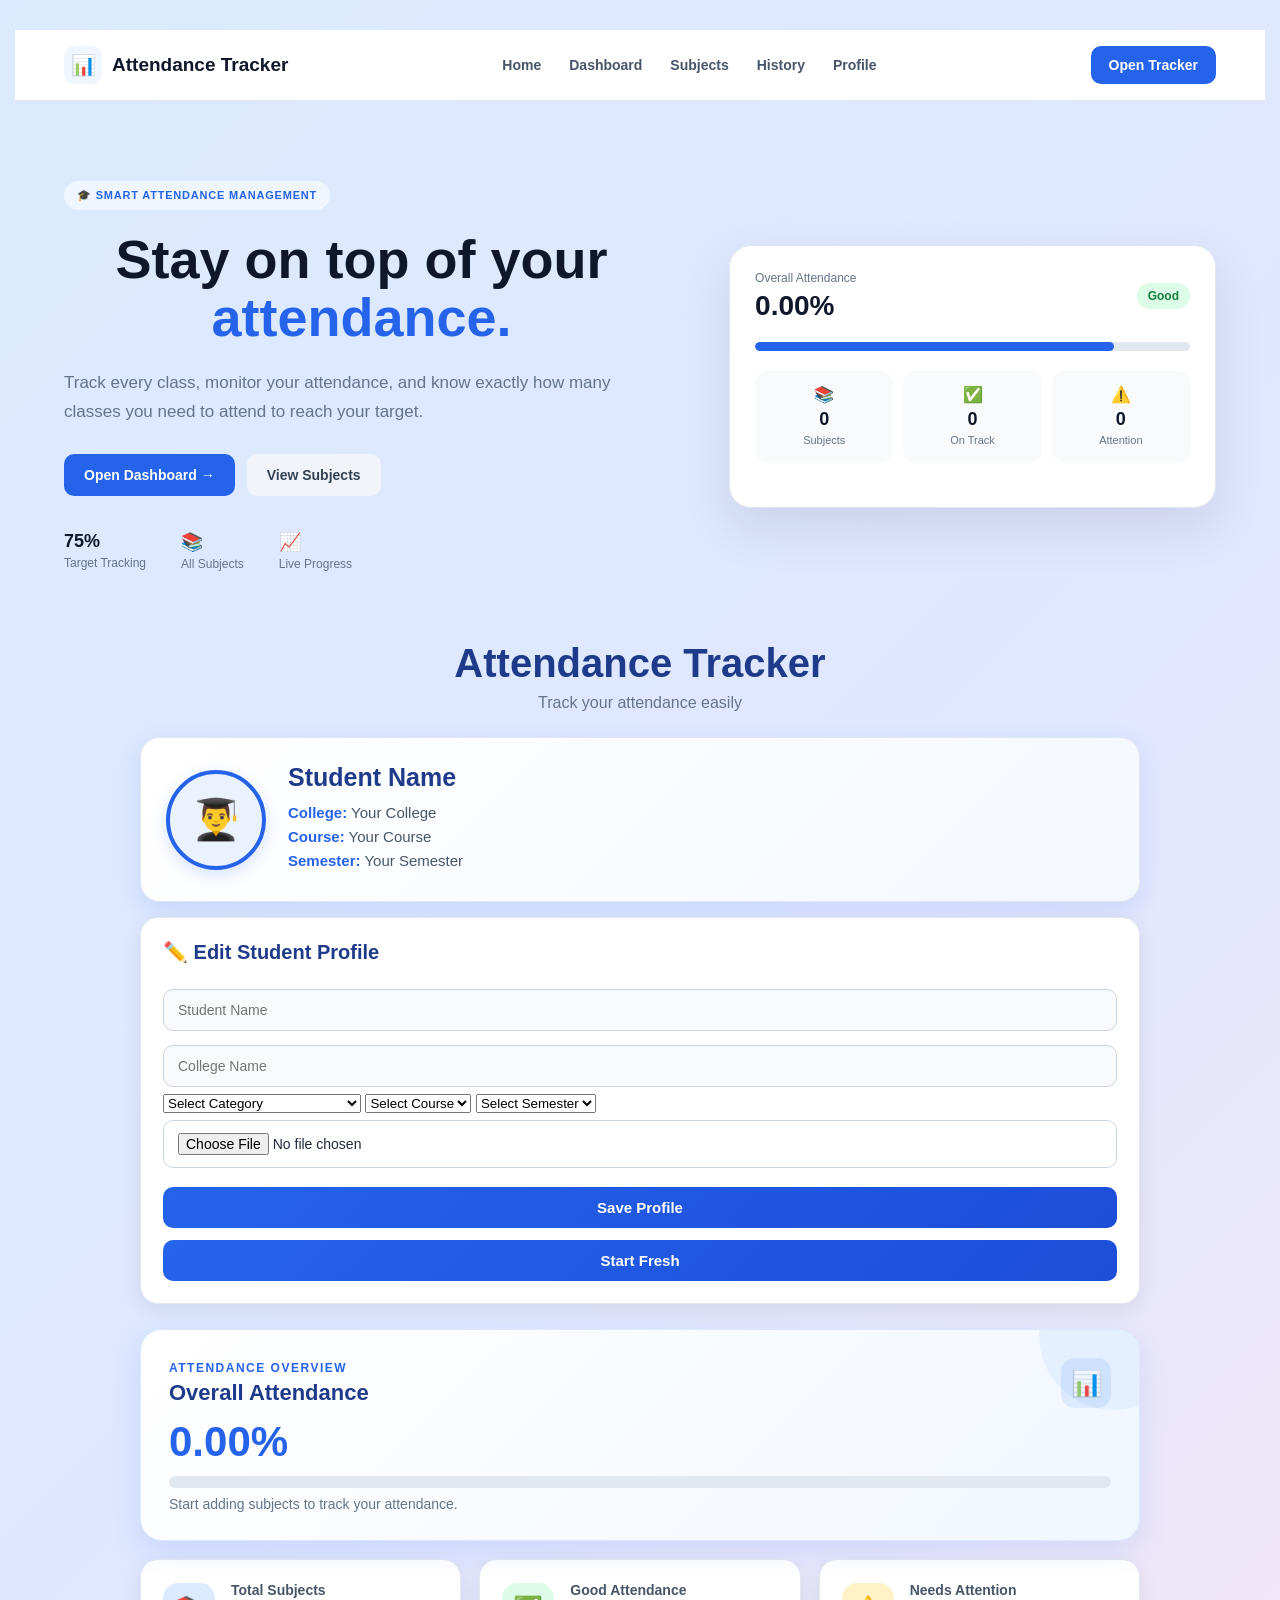
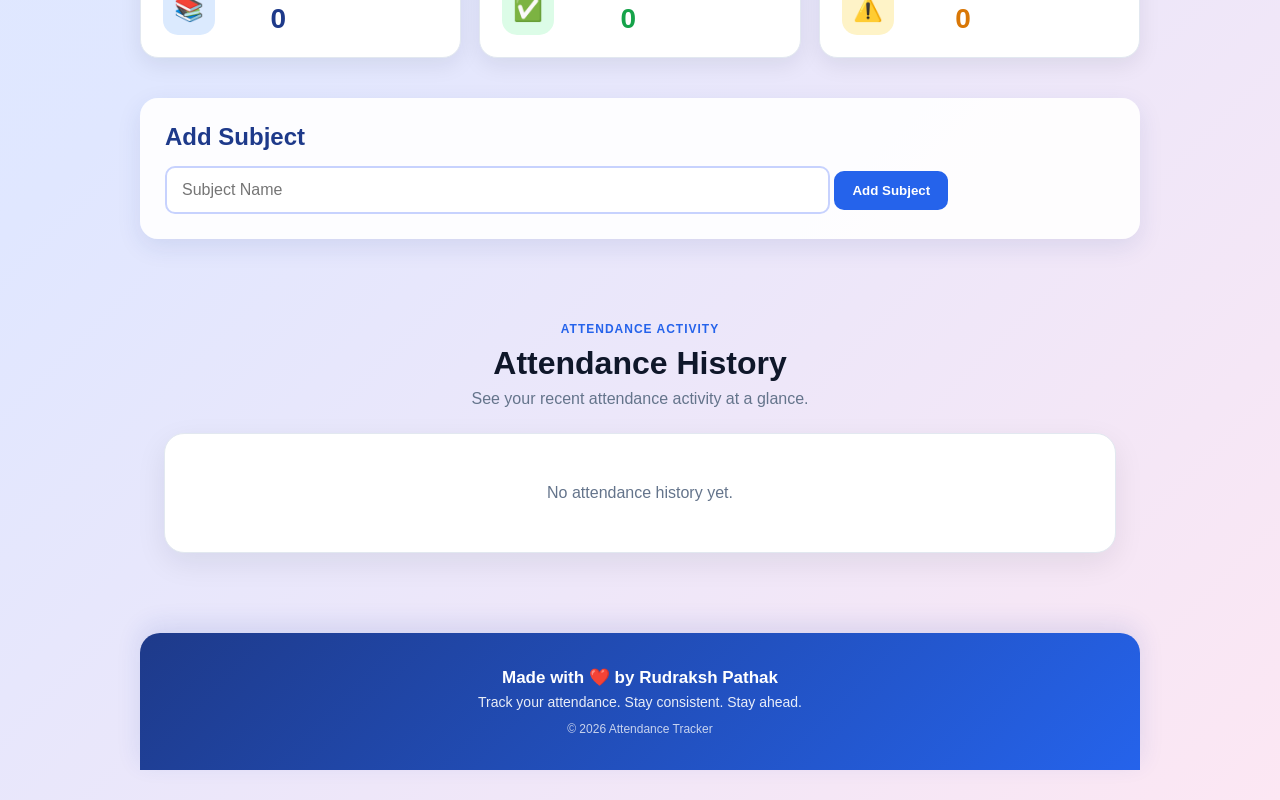
<file: index.html>
<!DOCTYPE html>
<html lang="en">
<head>
<meta charset="UTF-8">
<meta name="viewport" content="width=device-width, initial-scale=1.0">
<title>Attendence Tracker</title>

<link rel="stylesheet" href="style.css">
</head>

<body>
    <!-- ================= PROFESSIONAL NAVBAR ================= -->

<header class="site-header">
    <nav class="navbar">

        <a href="#home" class="brand">
            <span class="brand-icon">📊</span>
            <span>Attendance Tracker</span>
        </a>

        <div class="nav-links">
            <a href="#home">Home</a>
            <a href="#dashboard">Dashboard</a>
            <a href="#subjects">Subjects</a>
            <a href="#history">History</a>
            <a href="#profile">Profile</a>
        </div>

        <a href="#dashboard" class="nav-cta">
            Open Tracker
        </a>

    </nav>
</header>


<!-- ================= HERO SECTION ================= -->

<section class="hero-section" id="home">

    <div class="hero-content">

        <span class="hero-badge">
            🎓 SMART ATTENDANCE MANAGEMENT
        </span>

        <h1>
            Stay on top of your
            <span>attendance.</span>
        </h1>

        <p>
            Track every class, monitor your attendance,
            and know exactly how many classes you need
            to attend to reach your target.
        </p>

        <div class="hero-actions">

            <a href="#dashboard" class="hero-btn primary">
                Open Dashboard →
            </a>

            <a href="#subjects" class="hero-btn secondary">
                View Subjects
            </a>

        </div>

        <div class="hero-features">

            <div>
                <strong>75%</strong>
                <span>Target Tracking</span>
            </div>

            <div>
                <strong>📚</strong>
                <span>All Subjects</span>
            </div>

            <div>
                <strong>📈</strong>
                <span>Live Progress</span>
            </div>

        </div>

    </div>


    <!-- HERO PREVIEW CARD -->

    <div class="hero-preview">

        <div class="preview-top">
            <div>
                <small>Overall Attendance</small>
                <h2 id="heroOverall">0.00%</h2>
            </div>

            <span class="preview-status">Good</span>
        </div>

        <div class="preview-progress">
            <div class="preview-progress-fill"></div>
        </div>

        <div class="preview-stats">

            <div>
                <span>📚</span>
                <strong id="heroSubjects">0</strong>
                <small>Subjects</small>
            </div>

            <div>
                <span>✅</span>
                <strong id="heroGood">0</strong>
                <small>On Track</small>
            </div>

            <div>
                <span>⚠️</span>
                <strong id="heroAttention">0</strong>
                <small>Attention</small>
            </div>

        </div>

        

       

    </div>

</section>
    <div class="container">
        <h1>Attendance Tracker</h1>
        <p class="subtitle">Track your attendance easily</p>
        <div class="student-profile" id="profile"> 

    <div class="profile-icon" id="profilePreview">
        👨‍🎓
    </div>

    <div class="student-info">
        <h2 id="displayName">Student Name</h2>

        <p>
            <strong>College:</strong>
            <span id="displayCollege">Your College</span>
        </p>

        <p>
            <strong>Course:</strong>
            <span id="displayCourse">Your Course</span>
        </p>

        <p>
            <strong>Semester:</strong>
            <span id="displaySemester">Your Semester</span>
        </p>

<p id="displayBranchRow"><strong>Branch:</strong> <span id="displayBranch"></span></p>
    </div>

</div>

<div class="profile-form">

    <h3>✏️ Edit Student Profile</h3>

    <input type="text" id="studentName" placeholder="Student Name">

    <input type="text" id="collegeName" placeholder="College Name">

<select id="courseCategory" onchange="loadCourses()">
    <option value="">Select Category</option>
    <option value="engineering">Engineering & Technology</option>
    <option value="computer">Computer & IT</option>
    <option value="management">Management</option>
    <option value="commerce">Commerce</option>
    <option value="medical">Medical & Healthcare</option>
    <option value="science">Pure Science</option>
    <option value="humanities">Humanities</option>
    <option value="general">General Degrees</option>
    <option value="design">Design & Architecture</option>
    <option value="education">Teaching & Education</option>
    <option value="law">Law</option>
    <option value="agriculture">Agriculture</option>
    <option value="media">Media & Journalism</option>
    <option value="hotel">Hotel Management & Tourism</option>
</select>

<select id="courseName" onchange="toggleBranch()">
    <option value="">Select Course</option>
</select>

<div id="branchContainer" style="display: none;">
    <select id="branchName">
        <option value="">Select Branch / Specialization</option>
    </select>
</div>

<select id="semesterName">
    <option value="">Select Semester</option>
    <option value="I">I Semester</option>
    <option value="II">II Semester</option>
    <option value="III">III Semester</option>
    <option value="IV">IV Semester</option>
    <option value="V">V Semester</option>
    <option value="VI">VI Semester</option>
    <option value="VII">VII Semester</option>
    <option value="VIII">VIII Semester</option>
</select>
    <input type="file" id="profilePhoto" accept="image/*">

    <button onclick="saveProfile()">Save Profile</button>
    <button onclick="startFresh()">Start Fresh</button>

</div>
      <!-- Attendance Dashboard -->
<div class="attendance-dashboard" id="dashboard">
    <div class="overall-box">
        <div class="overall-header">
            <div>
                <span class="dashboard-label">ATTENDANCE OVERVIEW</span>
                <h2>Overall Attendance</h2>
            </div>
            <div class="attendance-icon">📊</div>
        </div>

        <div class="overall-percentage" id="overallAttendance">0%</div>

        <div class="attendance-progress">
            <div class="attendance-progress-fill" id="overallProgress"></div>
        </div>

        <p class="attendance-status" id="overallStatus">
            Start adding subjects to track your attendance.
        </p>
    </div>

    <div class="dashboard-grid">

        <div class="dashboard-card subjects-card">
            <div class="card-icon">📚</div>
            <div>
                <h3>Total Subjects</h3>
                <p id="totalSubjects">0</p>
            </div>
        </div>

        <div class="dashboard-card good-card">
            <div class="card-icon">✅</div>
            <div>
                <h3>Good Attendance</h3>
                <p id="goodSubjects">0</p>
            </div>
        </div>

        <div class="dashboard-card warning-card">
            <div class="card-icon">⚠️</div>
            <div>
                <h3>Needs Attention</h3>
                <p id="lowSubjects">0</p>
            </div>
        </div>

    </div>

</div>
<div class="add-subject" id="subjects">
    <h2>Add Subject</h2>

    <input type="text" id="subjectName" placeholder="Subject Name">
    <button onclick="addSubject()">Add Subject</button>
    </div>

    <div id="subjectsContainer">
        <!--Subjects will appear here-->
    </div>


<!-- ================= ATTENDANCE HISTORY ================= -->

<section class="history-section" id="history">

    <div class="history-header">
        <span class="section-label">ATTENDANCE ACTIVITY</span>
        <h2>Attendance History</h2>
        <p>See your recent attendance activity at a glance.</p>
    </div>

    <div class="history-card">

        <div id="historyContainer">
            <p class="no-history">
                No attendance history yet.
            </p>
        </div>

    </div>

</section>

<footer class="site-footer">
    <p>Made with ❤️ by Rudraksh Pathak</p>
    <p>Track your attendance. Stay consistent. Stay ahead.</p>
    <p>© 2026 Attendance Tracker</p>
</footer>
    <script src="script.js"></script>

</body>
</html>
</file>
<file: style.css>
* {
    box-sizing: border-box;
    margin: 0;
    padding: 0;
}

body {
    font-family: Arial, sans-serif;
    min-height: 100vh;
    background: linear-gradient(135deg, #dbeafe, #e0e7ff, #fce7f3);
    color: #1e293b;
    padding: 30px 15px;
}

.container {
    width: 100%;
    max-width: 1000px;
    margin: 0 auto;
}

/* Heading */
h1 {
    text-align: center;
    color: #1e3a8a;
    font-size: 40px;
    margin-bottom: 8px;
}

.subtitle {
    text-align: center;
    color: #64748b;
    margin-bottom: 25px;
}

/* Overall attendance */
/* Overall Attendance */
.overall-box {
    background: linear-gradient(135deg, #ffffff, #eff6ff);
    padding: 30px;
    border-radius: 24px;
    text-align: center;
    box-shadow: 0 12px 35px rgba(30, 64, 175, 0.12);
    margin-bottom: 20px;
    border: 1px solid rgba(59, 130, 246, 0.12);
    position: relative;
    overflow: hidden;
}

.overall-box::before {
    content: "";
    position: absolute;
    width: 150px;
    height: 150px;
    background: rgba(59, 130, 246, 0.08);
    border-radius: 50%;
    top: -70px;
    right: -50px;
}

.overall-box h2 {
    color: #1e3a8a;
    margin-bottom: 12px;
    font-size: 24px;
}

#overallAttendance {
    font-size: 42px;
    font-weight: 800;
    color: #2563eb;
    margin: 10px 0;
}

.overall-box p {
    color: #64748b;
    font-size: 14px;
    margin-top: 8px;
}

#overallAttendance {
    font-size: 42px;
    font-weight: bold;
    color: #2563eb;
}

/* Dashboard Cards */
.dashboard-card {
    background: linear-gradient(145deg, #ffffff, #f8fbff);
    padding: 22px;
    border-radius: 20px;
    text-align: center;
    box-shadow: 0 10px 28px rgba(30, 64, 175, 0.10);
    margin-bottom: 15px;
    border: 1px solid rgba(59, 130, 246, 0.10);
    transition: transform 0.25s ease, box-shadow 0.25s ease;
}

.dashboard-card:hover {
    transform: translateY(-4px);
    box-shadow: 0 15px 35px rgba(30, 64, 175, 0.16);
}

.dashboard-card h3 {
    color: #334155;
    margin-bottom: 8px;
    font-size: 16px;
    font-weight: 600;
}

.dashboard-card p {
    font-size: 30px;
    font-weight: 800;
    color: #2563eb;
    margin: 0;
}


/* Add Subject */
.add-subject {
    background: rgba(255, 255, 255, 0.92);
    padding: 25px;
    border-radius: 18px;
    box-shadow: 0 8px 25px rgba(30, 58, 138, 0.1);
    margin: 25px 0;
}

.add-subject h2 {
    color: #1e3a8a;
    margin-bottom: 15px;
}

#subjectName {
    width: 70%;
    padding: 13px 15px;
    border: 2px solid #c7d2fe;
    border-radius: 10px;
    font-size: 16px;
    outline: none;
}

#subjectName:focus {
    border-color: #6366f1;
}

/* Buttons */
button {
    border: none;
    padding: 12px 18px;
    border-radius: 10px;
    cursor: pointer;
    font-weight: bold;
    color: white;
    background: #2563eb;
    transition: 0.2s;
}

button:hover {
    transform: translateY(-2px);
    box-shadow: 0 5px 15px rgba(0, 0, 0, 0.15);
}

/* Subject cards created by JavaScript */
/* Subject Cards */
.subject-card {
    background: linear-gradient(145deg, #ffffff, #f8fbff);
    padding: 25px;
    margin: 20px 0;
    border-radius: 22px;
    border: 1px solid rgba(59, 130, 246, 0.12);
    box-shadow: 0 10px 30px rgba(30, 64, 175, 0.10);
    transition: transform 0.25s ease, box-shadow 0.25s ease;
}

.subject-card:hover {
    transform: translateY(-3px);
    box-shadow: 0 15px 35px rgba(30, 64, 175, 0.15);
}

.subject-card h3 {
    color: #1e3a8a;
    font-size: 22px;
    margin-bottom: 10px;
}

.subject-card h2 {
    color: #2563eb;
    font-size: 30px;
    font-weight: 800;
    margin-bottom: 10px;
}
/* Progress bar */
/* Attendance Progress Bar */
.progress-bar {
    width: 100%;
    height: 12px;
    background: #e2e8f0;
    border-radius: 50px;
    overflow: hidden;
    margin: 14px 0 18px;
    box-shadow: inset 0 1px 3px rgba(15, 23, 42, 0.08);
}
.progress-fill {
    height: 100%;
    border-radius: 20px;
    transition: width 0.4s ease;
}

/* History */
.history {
    background: #f8fafc;
    padding: 15px;
    border-radius: 12px;
    margin-top: 15px;
}

.history p {
    margin: 6px 0;
}

/* Subject Action Buttons */
.subject-card button {
    margin: 8px 8px 0 0;
    padding: 10px 18px;
    border: none;
    border-radius: 10px;
    font-size: 14px;
    font-weight: 700;
    cursor: pointer;
    transition: all 0.2s ease;
    color: white;
}

.subject-card button:hover {
    transform: translateY(-2px);
    box-shadow: 0 6px 14px rgba(15, 23, 42, 0.15);
}

.subject-card button:active {
    transform: translateY(0);
}

/* Present */
.subject-card button:nth-of-type(1) {
    background: #22c55e;
}

.subject-card button:nth-of-type(1):hover {
    background: #16a34a;
}

/* Absent */
.subject-card button:nth-of-type(2) {
    background: #ef4444;
}

.subject-card button:nth-of-type(2):hover {
    background: #dc2626;
}

/* Delete */
.subject-card button:nth-of-type(3) {
    background: #3b82f6;
}

.subject-card button:nth-of-type(3):hover {
    background: #2563eb;
}

/* Mobile */
@media (max-width: 600px) {

    body {
        padding: 15px 10px;
    }

    h1 {
        font-size: 30px;
    }

    #subjectName {
        width: 100%;
        margin-bottom: 10px;
    }

    .add-subject button {
        width: 100%;
    }

    .dashboard-card {
        padding: 18px;
    }

    .subject-card {
        padding: 18px;
    }
}
/* Student Profile */
.student-profile {
    background: rgba(255, 255, 255, 0.92);
    padding: 22px;
    margin: 20px 0;
    border-radius: 18px;
    box-shadow: 0 8px 25px rgba(30, 58, 138, 0.12);
    display: flex;
    align-items: center;
    gap: 20px;
    border-left: 6px solid #2563eb;
}

.profile-icon {
    width: 65px;
    height: 65px;
    border-radius: 50%;
    background: #2563eb;
    display: flex;
    align-items: center;
    justify-content: center;
    font-size: 32px;
    flex-shrink: 0;
}

.student-info {
    text-align: left;
}

.student-info h2 {
    margin: 0 0 10px;
    color: #1e3a8a;
    font-size: 24px;
}

.student-info p {
    margin: 5px 0;
    color: #334155;
    font-size: 16px;
}

.student-info strong {
    color: #2563eb;
}

/* Mobile */
@media (max-width: 600px) {
    .student-profile {
        padding: 18px;
        gap: 14px;
    }

    .profile-icon {
        width: 55px;
        height: 55px;
        font-size: 27px;
    }

    .student-info h2 {
        font-size: 20px;
    }

    .student-info p {
        font-size: 14px;
    }
}
/* ===== FINAL STUDENT PROFILE DESIGN ===== */

.student-profile {
    background: linear-gradient(135deg, #ffffff, #f4f8ff);
    padding: 25px;
    margin: 20px 0 15px;
    border-radius: 20px;
    box-shadow: 0 8px 25px rgba(37, 99, 235, 0.12);
    display: flex;
    align-items: center;
    gap: 22px;
    border: 1px solid #e2e8f0;
}

.profile-icon {
    width: 100px;
    height: 100px;
    min-width: 100px;
    border-radius: 50%;
    background: #eaf2ff;
    display: flex;
    align-items: center;
    justify-content: center;
    overflow: hidden;
    border: 4px solid #2563eb;
    box-shadow: 0 5px 15px rgba(37, 99, 235, 0.18);
    font-size: 40px;
}

.profile-icon img {
    width: 100%;
    height: 100%;
    object-fit: cover;
    display: block;
}

.student-info {
    text-align: left;
}

.student-info h2 {
    margin: 0 0 12px;
    color: #1e3a8a;
    font-size: 25px;
}

.student-info p {
    margin: 7px 0;
    color: #475569;
    font-size: 15px;
}

.student-info strong {
    color: #2563eb;
}


/* ===== EDIT PROFILE CARD ===== */

.profile-form {
    background: #ffffff;
    padding: 22px;
    margin: 15px 0 25px;
    border-radius: 18px;
    box-shadow: 0 6px 20px rgba(15, 23, 42, 0.08);
    border: 1px solid #e2e8f0;
}

.profile-form h3 {
    margin: 0 0 18px;
    color: #1e3a8a;
    font-size: 20px;
}

.profile-form input {
    width: 100%;
    box-sizing: border-box;
    padding: 12px 14px;
    margin: 7px 0;
    border: 1px solid #cbd5e1;
    border-radius: 10px;
    font-size: 14px;
    outline: none;
    background: #f8fafc;
}

.profile-form input:focus {
    border-color: #2563eb;
    background: #ffffff;
    box-shadow: 0 0 0 3px rgba(37, 99, 235, 0.10);
}

.profile-form input[type="file"] {
    background: #ffffff;
    cursor: pointer;
}

.profile-form button {
    width: 100%;
    margin-top: 12px;
    padding: 12px;
    border: none;
    border-radius: 10px;
    background: linear-gradient(135deg, #2563eb, #1d4ed8);
    color: white;
    font-size: 15px;
    font-weight: 600;
    cursor: pointer;
    transition: 0.2s;
}

.profile-form button:hover {
    transform: translateY(-1px);
    box-shadow: 0 6px 15px rgba(37, 99, 235, 0.25);
}


/* ===== MOBILE ===== */

@media (max-width: 600px) {

    .student-profile {
        padding: 18px;
        gap: 15px;
    }

    .profile-icon {
        width: 75px;
        height: 75px;
        min-width: 75px;
        border-width: 3px;
    }

    .student-info h2 {
        font-size: 20px;
    }

    .student-info p {
        font-size: 13px;
    }

    .profile-form {
        padding: 18px;
    }
}
/* ================================
   PROFESSIONAL ATTENDANCE DASHBOARD
   ================================ */

.attendance-dashboard {
    margin: 25px 0;
}

/* Overall Attendance */
.overall-box {
    background: linear-gradient(135deg, #ffffff, #f1f7ff);
    padding: 28px;
    border-radius: 22px;
    border: 1px solid #dbeafe;
    box-shadow: 0 10px 30px rgba(37, 99, 235, 0.12);
    margin-bottom: 18px;
    text-align: left;
}

.overall-header {
    display: flex;
    align-items: center;
    justify-content: space-between;
    gap: 15px;
}

.dashboard-label {
    display: block;
    color: #2563eb;
    font-size: 12px;
    font-weight: 700;
    letter-spacing: 1.5px;
    margin-bottom: 5px;
}

.overall-box h2 {
    margin: 0;
    color: #1e3a8a;
    font-size: 22px;
}

.attendance-icon {
    width: 50px;
    height: 50px;
    border-radius: 14px;
    background: #dbeafe;
    display: flex;
    align-items: center;
    justify-content: center;
    font-size: 25px;
}

.overall-percentage {
    color: #2563eb;
    font-size: 48px;
    font-weight: 800;
    margin: 18px 0 12px;
}

.attendance-progress {
    width: 100%;
    height: 12px;
    background: #e2e8f0;
    border-radius: 20px;
    overflow: hidden;
}

.attendance-progress-fill {
    width: 0%;
    height: 100%;
    background: linear-gradient(90deg, #2563eb, #60a5fa);
    border-radius: 20px;
    transition: width 0.5s ease;
}

.attendance-status {
    margin: 12px 0 0;
    color: #64748b;
    font-size: 14px;
}

/* Dashboard Cards */
.dashboard-grid {
    display: grid;
    grid-template-columns: repeat(3, 1fr);
    gap: 18px;
}

.dashboard-card {
    background: #ffffff;
    padding: 22px;
    border-radius: 18px;
    border: 1px solid #e2e8f0;
    box-shadow: 0 7px 22px rgba(15, 23, 42, 0.08);
    display: flex;
    align-items: center;
    gap: 16px;
    transition: 0.25s ease;
}

.dashboard-card:hover {
    transform: translateY(-3px);
    box-shadow: 0 12px 28px rgba(15, 23, 42, 0.12);
}

.card-icon {
    width: 52px;
    height: 52px;
    min-width: 52px;
    border-radius: 15px;
    display: flex;
    align-items: center;
    justify-content: center;
    font-size: 24px;
    background: #eff6ff;
}

.dashboard-card h3 {
    margin: 0 0 5px;
    color: #475569;
    font-size: 14px;
}

.dashboard-card p {
    margin: 0;
    color: #1e3a8a;
    font-size: 28px;
    font-weight: 800;
}

.good-card .card-icon {
    background: #dcfce7;
}

.good-card p {
    color: #16a34a;
}

.warning-card .card-icon {
    background: #fef3c7;
}

.warning-card p {
    color: #d97706;
}

.subjects-card .card-icon {
    background: #dbeafe;
}

/* Mobile */
@media (max-width: 700px) {

    .dashboard-grid {
        grid-template-columns: 1fr;
    }

    .overall-box {
        padding: 22px;
    }

    .overall-percentage {
        font-size: 40px;
    }
}
/* Attendance History */
.subject-card h4 {
    color: #334155;
    font-size: 16px;
    margin: 16px 0 10px;
    font-weight: 700;
}

.history {
    background: #f8fafc;
    border-radius: 12px;
    padding: 10px 14px;
    margin-bottom: 14px;
    border: 1px solid #e2e8f0;
}

.history p {
    margin: 7px 0;
    padding: 7px 10px;
    background: #ffffff;
    border-radius: 8px;
    color: #475569;
    font-size: 14px;
    border-left: 3px solid #cbd5e1;
}

.history p:first-child {
    margin-top: 0;
}

.history p:last-child {
    margin-bottom: 0;
}
/* Attendance Status */
.subject-card > p {
    display: inline-block;
    padding: 8px 14px;
    border-radius: 20px;
    background: #eff6ff;
    color: #2563eb;
    font-size: 14px;
    font-weight: 700;
    margin: 8px 0;
}
/* Attendance Target */
.attendance-target {
    background: #fff7ed;
    color: #c2410c;
    padding: 10px 14px;
    border-radius: 12px;
    font-size: 14px;
    font-weight: 600;
    margin-top: 10px;
    border-left: 4px solid #f97316;
}
/* Footer */
.site-footer {
    margin-top: 35px;
    padding: 28px 20px;
    text-align: center;
    background: linear-gradient(135deg, #1e3a8a, #2563eb);
    color: white;
    border-radius: 20px 20px 0 0;
    box-shadow: 0 -8px 25px rgba(30, 64, 175, 0.12);
}

.site-footer p {
    margin: 6px 0;
    font-size: 14px;
}

.site-footer p:first-child {
    font-size: 17px;
    font-weight: 700;
}

.site-footer p:nth-child(2) {
    opacity: 0.9;
}

.site-footer p:last-child {
    margin-top: 12px;
    font-size: 12px;
    opacity: 0.75;
}
/* ================= HISTORY SECTION ================= */

.history-section {
    max-width: 1200px;
    margin: 60px auto;
    padding: 20px 24px;
}

.history-header {
    text-align: center;
    margin-bottom: 25px;
}

.section-label {
    color: #2563eb;
    font-size: 12px;
    font-weight: 800;
    letter-spacing: 1px;
}

.history-header h2 {
    margin: 8px 0;
    color: #0f172a;
    font-size: 32px;
}

.history-header p {
    color: #64748b;
    margin: 0;
}

.history-card {
    background: white;
    padding: 20px;
    border-radius: 20px;
    border: 1px solid #e2e8f0;
    box-shadow: 0 10px 30px rgba(15, 23, 42, 0.08);
}

.history-item {
    display: flex;
    align-items: center;
    gap: 15px;

    padding: 16px;

    border-bottom: 1px solid #e2e8f0;
}

.history-item:last-child {
    border-bottom: none;
}

.history-item-icon {
    width: 42px;
    height: 42px;

    display: flex;
    align-items: center;
    justify-content: center;

    border-radius: 12px;
    background: #f1f5f9;

    font-size: 19px;
}

.history-item-info {
    flex: 1;

    display: flex;
    flex-direction: column;
    gap: 4px;
}

.history-item-info strong {
    color: #0f172a;
    font-size: 15px;
}

.history-item-info span {
    color: #64748b;
    font-size: 13px;
}

.history-item-date {
    color: #64748b;
    font-size: 13px;
}

.no-history {
    text-align: center;
    color: #64748b;
    padding: 30px;
}


/* Mobile */

@media (max-width: 600px) {

    .history-section {
        padding: 20px 15px;
    }

    .history-header h2 {
        font-size: 26px;
    }

    .history-item {
        padding: 13px 5px;
    }

    .history-item-date {
        font-size: 11px;
    }
}
/* ================= PROFESSIONAL NAVBAR ================= */

html {
    scroll-behavior: smooth;
}

.site-header {
    background: #ffffff;
    border-bottom: 1px solid #e2e8f0;
    position: sticky;
    top: 0;
    z-index: 1000;
}

.navbar {
    max-width: 1200px;
    margin: auto;
    padding: 16px 24px;
    display: flex;
    align-items: center;
    justify-content: space-between;
    gap: 25px;
}

.brand {
    display: flex;
    align-items: center;
    gap: 10px;
    text-decoration: none;
    color: #0f172a;
    font-size: 19px;
    font-weight: 800;
}

.brand-icon {
    width: 38px;
    height: 38px;
    display: flex;
    align-items: center;
    justify-content: center;
    background: #eff6ff;
    border-radius: 10px;
    font-size: 20px;
}

.nav-links {
    display: flex;
    align-items: center;
    gap: 28px;
}

.nav-links a {
    text-decoration: none;
    color: #475569;
    font-size: 14px;
    font-weight: 600;
    transition: 0.2s;
}

.nav-links a:hover {
    color: #2563eb;
}

.nav-cta {
    text-decoration: none;
    background: #2563eb;
    color: white;
    padding: 11px 18px;
    border-radius: 10px;
    font-size: 14px;
    font-weight: 700;
    transition: 0.2s;
}

.nav-cta:hover {
    background: #1d4ed8;
}


/* ================= HERO SECTION ================= */

.hero-section {
    max-width: 1200px;
    margin: 0 auto;
    padding: 80px 24px 70px;
    display: grid;
    grid-template-columns: 1.1fr 0.9fr;
    align-items: center;
    gap: 70px;
}

.hero-content {
    max-width: 650px;
}

.hero-badge {
    display: inline-block;
    padding: 8px 13px;
    border-radius: 20px;
    background: #eff6ff;
    color: #2563eb;
    font-size: 11px;
    font-weight: 800;
    letter-spacing: 0.8px;
    margin-bottom: 20px;
}

.hero-content h1 {
    margin: 0;
    color: #0f172a;
    font-size: 54px;
    line-height: 1.08;
    font-weight: 800;
}

.hero-content h1 span {
    color: #2563eb;
}

.hero-content > p {
    margin: 22px 0 28px;
    color: #64748b;
    font-size: 17px;
    line-height: 1.7;
    max-width: 600px;
}

.hero-actions {
    display: flex;
    gap: 12px;
    margin-bottom: 35px;
}

.hero-btn {
    text-decoration: none;
    padding: 13px 20px;
    border-radius: 10px;
    font-size: 14px;
    font-weight: 700;
}

.hero-btn.primary {
    background: #2563eb;
    color: white;
}

.hero-btn.secondary {
    background: #f1f5f9;
    color: #334155;
}

.hero-features {
    display: flex;
    gap: 35px;
}

.hero-features div {
    display: flex;
    flex-direction: column;
    gap: 4px;
}

.hero-features strong {
    color: #0f172a;
    font-size: 18px;
}

.hero-features span {
    color: #64748b;
    font-size: 12px;
}


/* ================= HERO PREVIEW ================= */

.hero-preview {
    background: white;
    padding: 25px;
    border-radius: 22px;
    border: 1px solid #e2e8f0;
    box-shadow: 0 20px 50px rgba(15, 23, 42, 0.10);
}

.preview-top {
    display: flex;
    align-items: center;
    justify-content: space-between;
}

.preview-top small {
    display: block;
    color: #64748b;
    font-size: 12px;
    margin-bottom: 5px;
}

.preview-top h2 {
    margin: 0;
    color: #0f172a;
    font-size: 28px;
}

.preview-status {
    background: #dcfce7;
    color: #15803d;
    padding: 6px 11px;
    border-radius: 20px;
    font-size: 12px;
    font-weight: 700;
}

.preview-progress {
    height: 9px;
    background: #e2e8f0;
    border-radius: 10px;
    overflow: hidden;
    margin: 20px 0;
}

.preview-progress-fill {
    width: 82.5%;
    height: 100%;
    background: #2563eb;
    border-radius: 10px;
}

.preview-stats {
    display: grid;
    grid-template-columns: repeat(3, 1fr);
    gap: 10px;
    margin-bottom: 20px;
}

.preview-stats div {
    background: #f8fafc;
    padding: 14px 8px;
    border-radius: 12px;
    text-align: center;
}

.preview-stats span {
    display: block;
    margin-bottom: 5px;
}

.preview-stats strong {
    display: block;
    color: #0f172a;
    font-size: 18px;
}

.preview-stats small {
    color: #64748b;
    font-size: 11px;
}

.preview-subject {
    padding: 14px 0;
    border-top: 1px solid #e2e8f0;
}

.subject-preview-info {
    display: flex;
    justify-content: space-between;
    margin-bottom: 8px;
}

.subject-preview-info strong {
    color: #334155;
    font-size: 13px;
}

.subject-preview-info span {
    color: #2563eb;
    font-size: 13px;
    font-weight: 700;
}

.mini-progress {
    height: 7px;
    background: #e2e8f0;
    border-radius: 10px;
    overflow: hidden;
}

.mini-progress div {
    height: 100%;
    background: #2563eb;
    border-radius: 10px;
}


/* ================= RESPONSIVE ================= */

@media (max-width: 850px) {
    .nav-links {
        display: none;
    }

    .hero-section {
        grid-template-columns: 1fr;
        gap: 40px;
        padding-top: 55px;
    }

    .hero-content {
        max-width: 100%;
    }

    .hero-content h1 {
        font-size: 44px;
    }
}

@media (max-width: 500px) {
    .navbar {
        padding: 13px 15px;
    }

    .brand {
        font-size: 16px;
    }

    .nav-cta {
        padding: 9px 13px;
        font-size: 12px;
    }

    .hero-section {
        padding: 45px 15px;
    }

    .hero-content h1 {
        font-size: 36px;
    }

    .hero-content > p {
        font-size: 15px;
    }

    .hero-features {
        gap: 20px;
    }

    .hero-preview {
        padding: 18px;
    }
}
</file>
